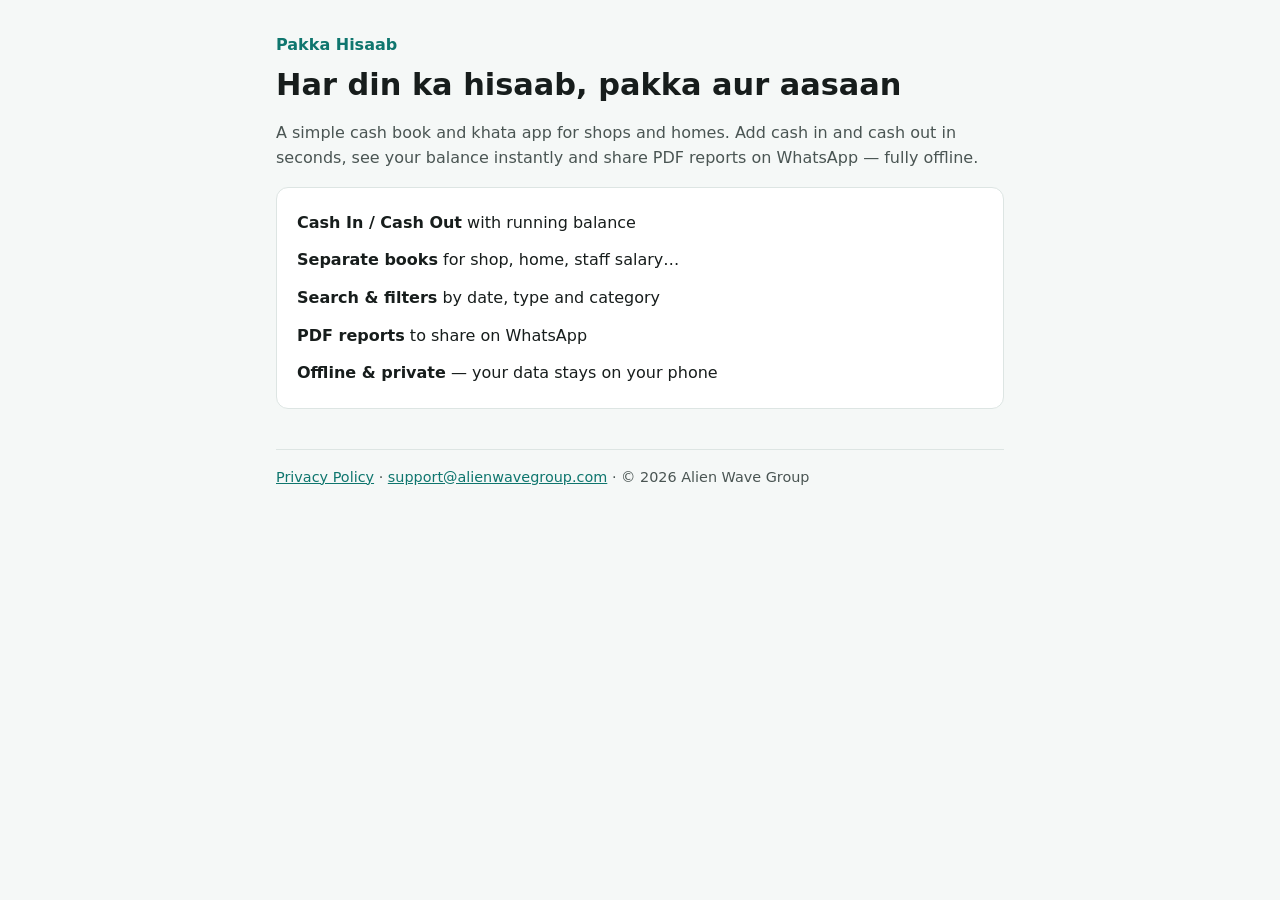
<file: index.html>
<!doctype html>
<html lang="en">
<head>
  <meta charset="utf-8">
  <meta name="viewport" content="width=device-width, initial-scale=1">
  <title>Pakka Hisaab – Cash Book &amp; Khata App</title>
  <meta name="description" content="Pakka Hisaab: a simple, free and offline cash book and khata app for shops and homes. Track cash in, cash out and share PDF reports on WhatsApp.">
  <link rel="stylesheet" href="style.css">
</head>
<body>
  <main>
    <header>
      <span class="brand">Pakka Hisaab</span>
      <h1>Har din ka hisaab, pakka aur aasaan</h1>
      <p class="lead">A simple cash book and khata app for shops and homes. Add cash in and cash out in seconds, see your balance instantly and share PDF reports on WhatsApp — fully offline.</p>
    </header>

    <section>
      <ul class="features">
        <li><strong>Cash In / Cash Out</strong> with running balance</li>
        <li><strong>Separate books</strong> for shop, home, staff salary…</li>
        <li><strong>Search &amp; filters</strong> by date, type and category</li>
        <li><strong>PDF reports</strong> to share on WhatsApp</li>
        <li><strong>Offline &amp; private</strong> — your data stays on your phone</li>
      </ul>
    </section>

    <footer>
      <a href="privacy-policy.html">Privacy Policy</a> · <a href="mailto:support@alienwavegroup.com">support@alienwavegroup.com</a> · © 2026 Alien Wave Group
    </footer>
  </main>
</body>
</html>
</file>
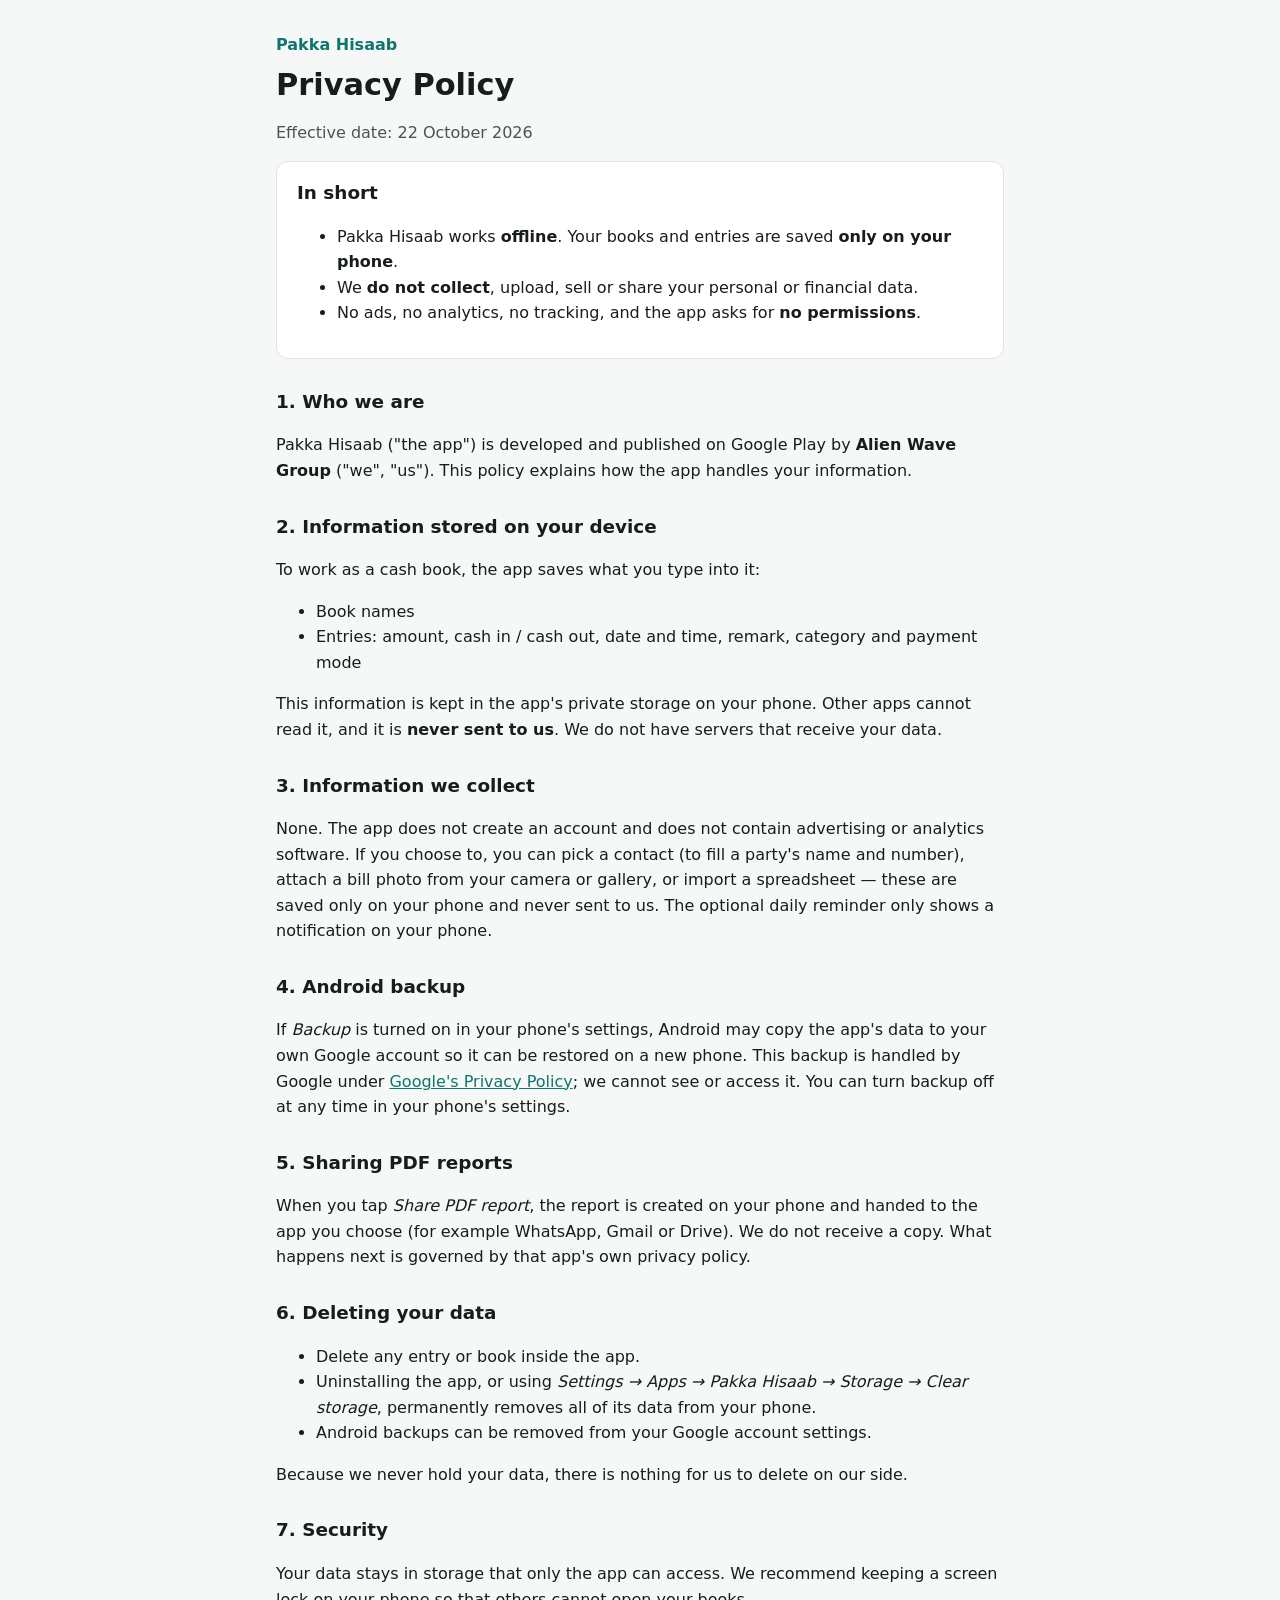
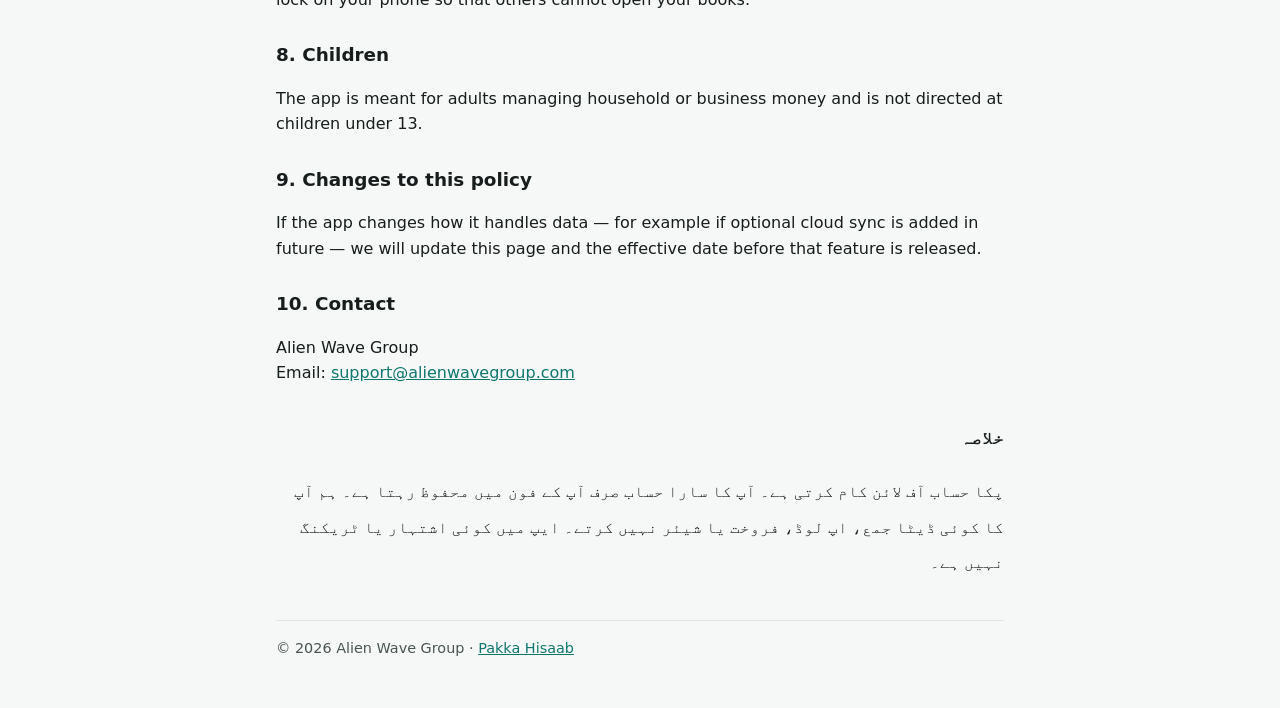
<file: privacy-policy.html>
<!doctype html>
<html lang="en">
<head>
  <meta charset="utf-8">
  <meta name="viewport" content="width=device-width, initial-scale=1">
  <title>Privacy Policy – Pakka Hisaab</title>
  <meta name="description" content="Privacy policy of Pakka Hisaab, the offline cash book and khata app by Alien Wave Group.">
  <link rel="stylesheet" href="style.css">
</head>
<body>
  <main>
    <header>
      <a class="brand" href="./">Pakka Hisaab</a>
      <h1>Privacy Policy</h1>
      <p class="meta">Effective date: 22 October 2026</p>
    </header>

    <section class="summary">
      <h2>In short</h2>
      <ul>
        <li>Pakka Hisaab works <strong>offline</strong>. Your books and entries are saved <strong>only on your phone</strong>.</li>
        <li>We <strong>do not collect</strong>, upload, sell or share your personal or financial data.</li>
        <li>No ads, no analytics, no tracking, and the app asks for <strong>no permissions</strong>.</li>
      </ul>
    </section>

    <section>
      <h2>1. Who we are</h2>
      <p>Pakka Hisaab ("the app") is developed and published on Google Play by <strong>Alien Wave Group</strong> ("we", "us"). This policy explains how the app handles your information.</p>
    </section>

    <section>
      <h2>2. Information stored on your device</h2>
      <p>To work as a cash book, the app saves what you type into it:</p>
      <ul>
        <li>Book names</li>
        <li>Entries: amount, cash in / cash out, date and time, remark, category and payment mode</li>
      </ul>
      <p>This information is kept in the app's private storage on your phone. Other apps cannot read it, and it is <strong>never sent to us</strong>. We do not have servers that receive your data.</p>
    </section>

    <section>
      <h2>3. Information we collect</h2>
      <p>None. The app does not create an account and does not contain advertising or analytics software. If you choose to, you can pick a contact (to fill a party's name and number), attach a bill photo from your camera or gallery, or import a spreadsheet — these are saved only on your phone and never sent to us. The optional daily reminder only shows a notification on your phone.</p>
    </section>

    <section>
      <h2>4. Android backup</h2>
      <p>If <em>Backup</em> is turned on in your phone's settings, Android may copy the app's data to your own Google account so it can be restored on a new phone. This backup is handled by Google under <a href="https://policies.google.com/privacy" rel="noopener">Google's Privacy Policy</a>; we cannot see or access it. You can turn backup off at any time in your phone's settings.</p>
    </section>

    <section>
      <h2>5. Sharing PDF reports</h2>
      <p>When you tap <em>Share PDF report</em>, the report is created on your phone and handed to the app you choose (for example WhatsApp, Gmail or Drive). We do not receive a copy. What happens next is governed by that app's own privacy policy.</p>
    </section>

    <section>
      <h2>6. Deleting your data</h2>
      <ul>
        <li>Delete any entry or book inside the app.</li>
        <li>Uninstalling the app, or using <em>Settings → Apps → Pakka Hisaab → Storage → Clear storage</em>, permanently removes all of its data from your phone.</li>
        <li>Android backups can be removed from your Google account settings.</li>
      </ul>
      <p>Because we never hold your data, there is nothing for us to delete on our side.</p>
    </section>

    <section>
      <h2>7. Security</h2>
      <p>Your data stays in storage that only the app can access. We recommend keeping a screen lock on your phone so that others cannot open your books.</p>
    </section>

    <section>
      <h2>8. Children</h2>
      <p>The app is meant for adults managing household or business money and is not directed at children under 13.</p>
    </section>

    <section>
      <h2>9. Changes to this policy</h2>
      <p>If the app changes how it handles data — for example if optional cloud sync is added in future — we will update this page and the effective date before that feature is released.</p>
    </section>

    <section>
      <h2>10. Contact</h2>
      <p>Alien Wave Group<br>Email: <a href="mailto:support@alienwavegroup.com">support@alienwavegroup.com</a></p>
    </section>

    <section class="urdu" lang="ur" dir="rtl">
      <h2>خلاصہ</h2>
      <p>پکا حساب آف لائن کام کرتی ہے۔ آپ کا سارا حساب صرف آپ کے فون میں محفوظ رہتا ہے۔ ہم آپ کا کوئی ڈیٹا جمع، اپ لوڈ، فروخت یا شیئر نہیں کرتے۔ ایپ میں کوئی اشتہار یا ٹریکنگ نہیں ہے۔</p>
    </section>

    <footer>© 2026 Alien Wave Group · <a href="./">Pakka Hisaab</a></footer>
  </main>
</body>
</html>
</file>
<file: style.css>
:root {
  --bg: #f5f8f7;
  --surface: #ffffff;
  --text: #171d1c;
  --muted: #4a5553;
  --brand: #0f766e;
  --border: #dde5e3;
}

@media (prefers-color-scheme: dark) {
  :root {
    --bg: #111413;
    --surface: #1a1f1e;
    --text: #e6ebea;
    --muted: #c0cac8;
    --brand: #5eead4;
    --border: #3a4442;
  }
}

* { box-sizing: border-box; }

body {
  margin: 0;
  background: var(--bg);
  color: var(--text);
  font: 16px/1.6 system-ui, -apple-system, "Segoe UI", Roboto, sans-serif;
}

main {
  max-width: 760px;
  margin: 0 auto;
  padding: 32px 16px 48px;
}

a { color: var(--brand); }

.brand {
  display: inline-block;
  font-weight: 700;
  color: var(--brand);
  text-decoration: none;
  margin-bottom: 8px;
}

h1 { font-size: 1.9rem; line-height: 1.25; margin: 0 0 8px; }
h2 { font-size: 1.15rem; margin: 28px 0 8px; }
.meta, .lead { color: var(--muted); }

.summary, .features {
  background: var(--surface);
  border: 1px solid var(--border);
  border-radius: 12px;
  padding: 16px 20px;
}

.summary h2 { margin-top: 0; }
.features { list-style: none; }
.features li { padding: 6px 0; }

.urdu {
  margin-top: 32px;
  font-family: "Noto Nastaliq Urdu", "Jameel Noori Nastaleeq", serif;
  line-height: 2.2;
}

footer {
  margin-top: 40px;
  padding-top: 16px;
  border-top: 1px solid var(--border);
  color: var(--muted);
  font-size: 0.9rem;
}
</file>
